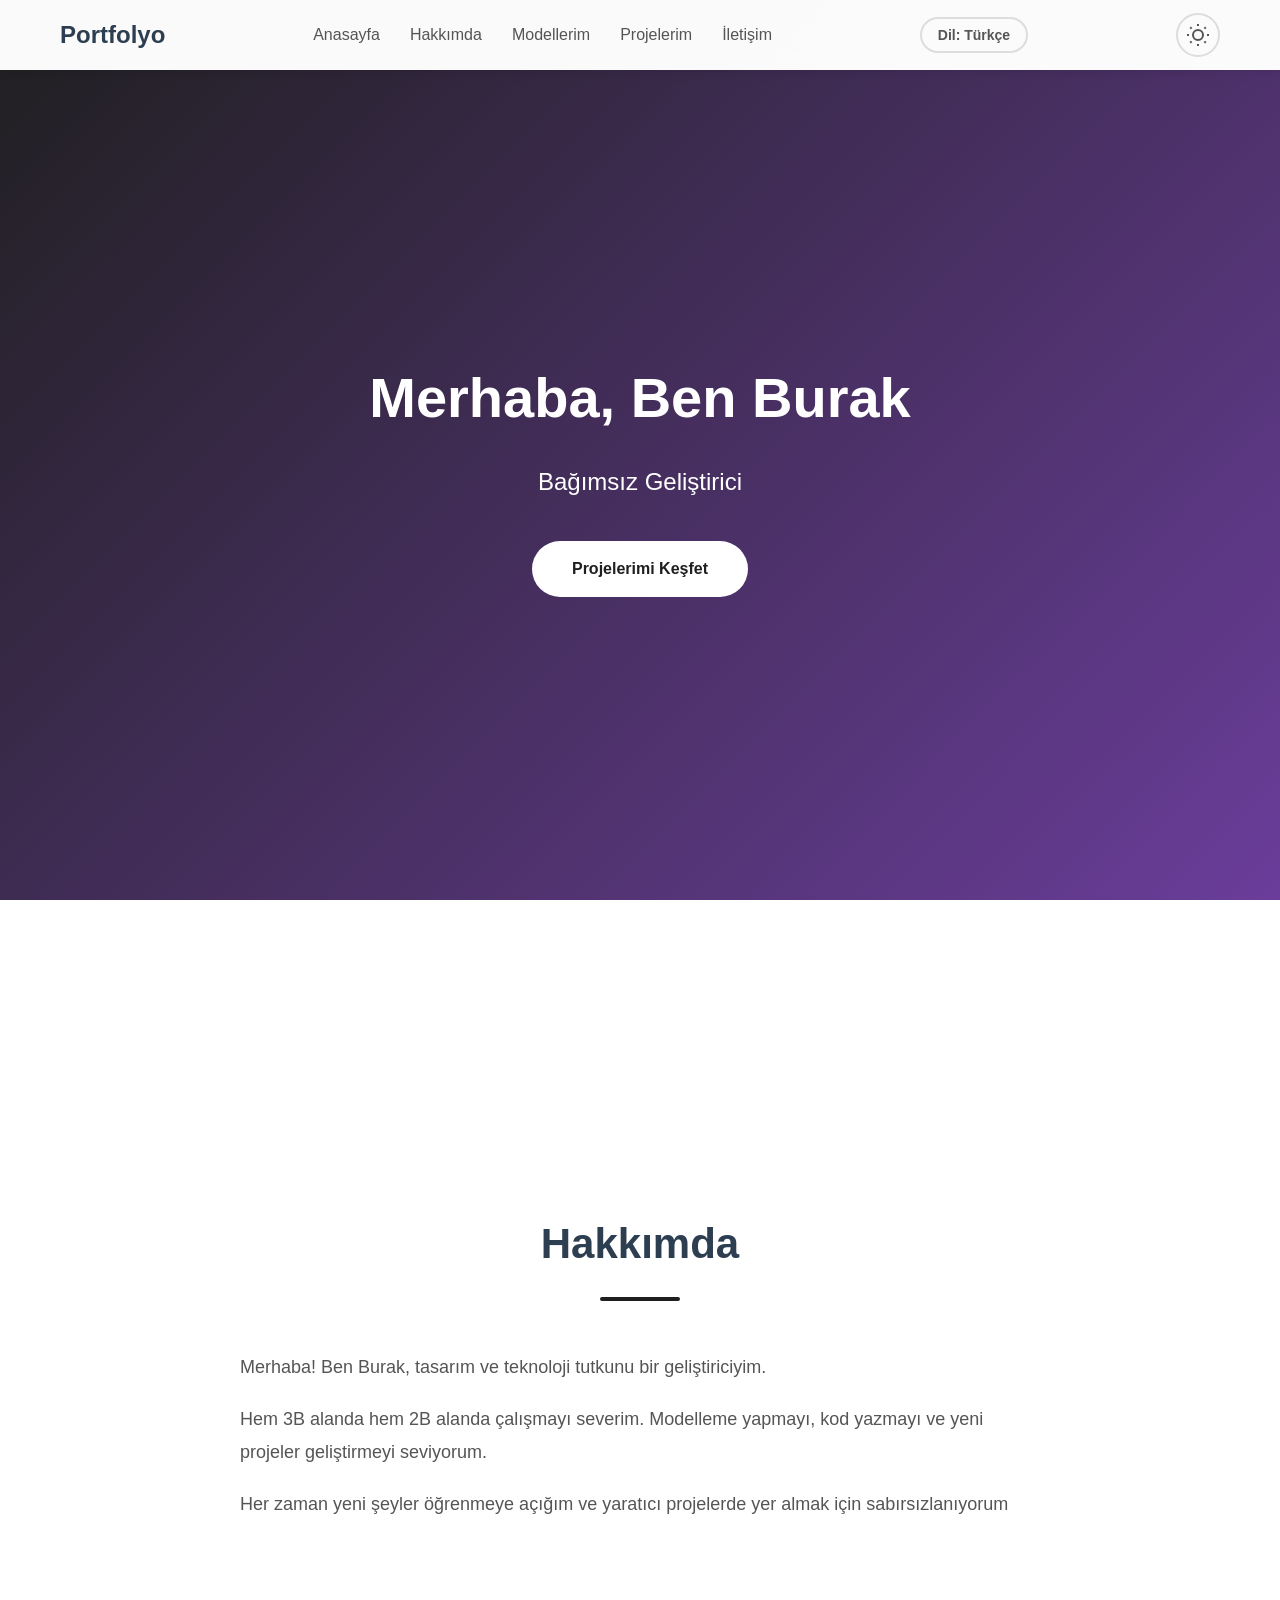
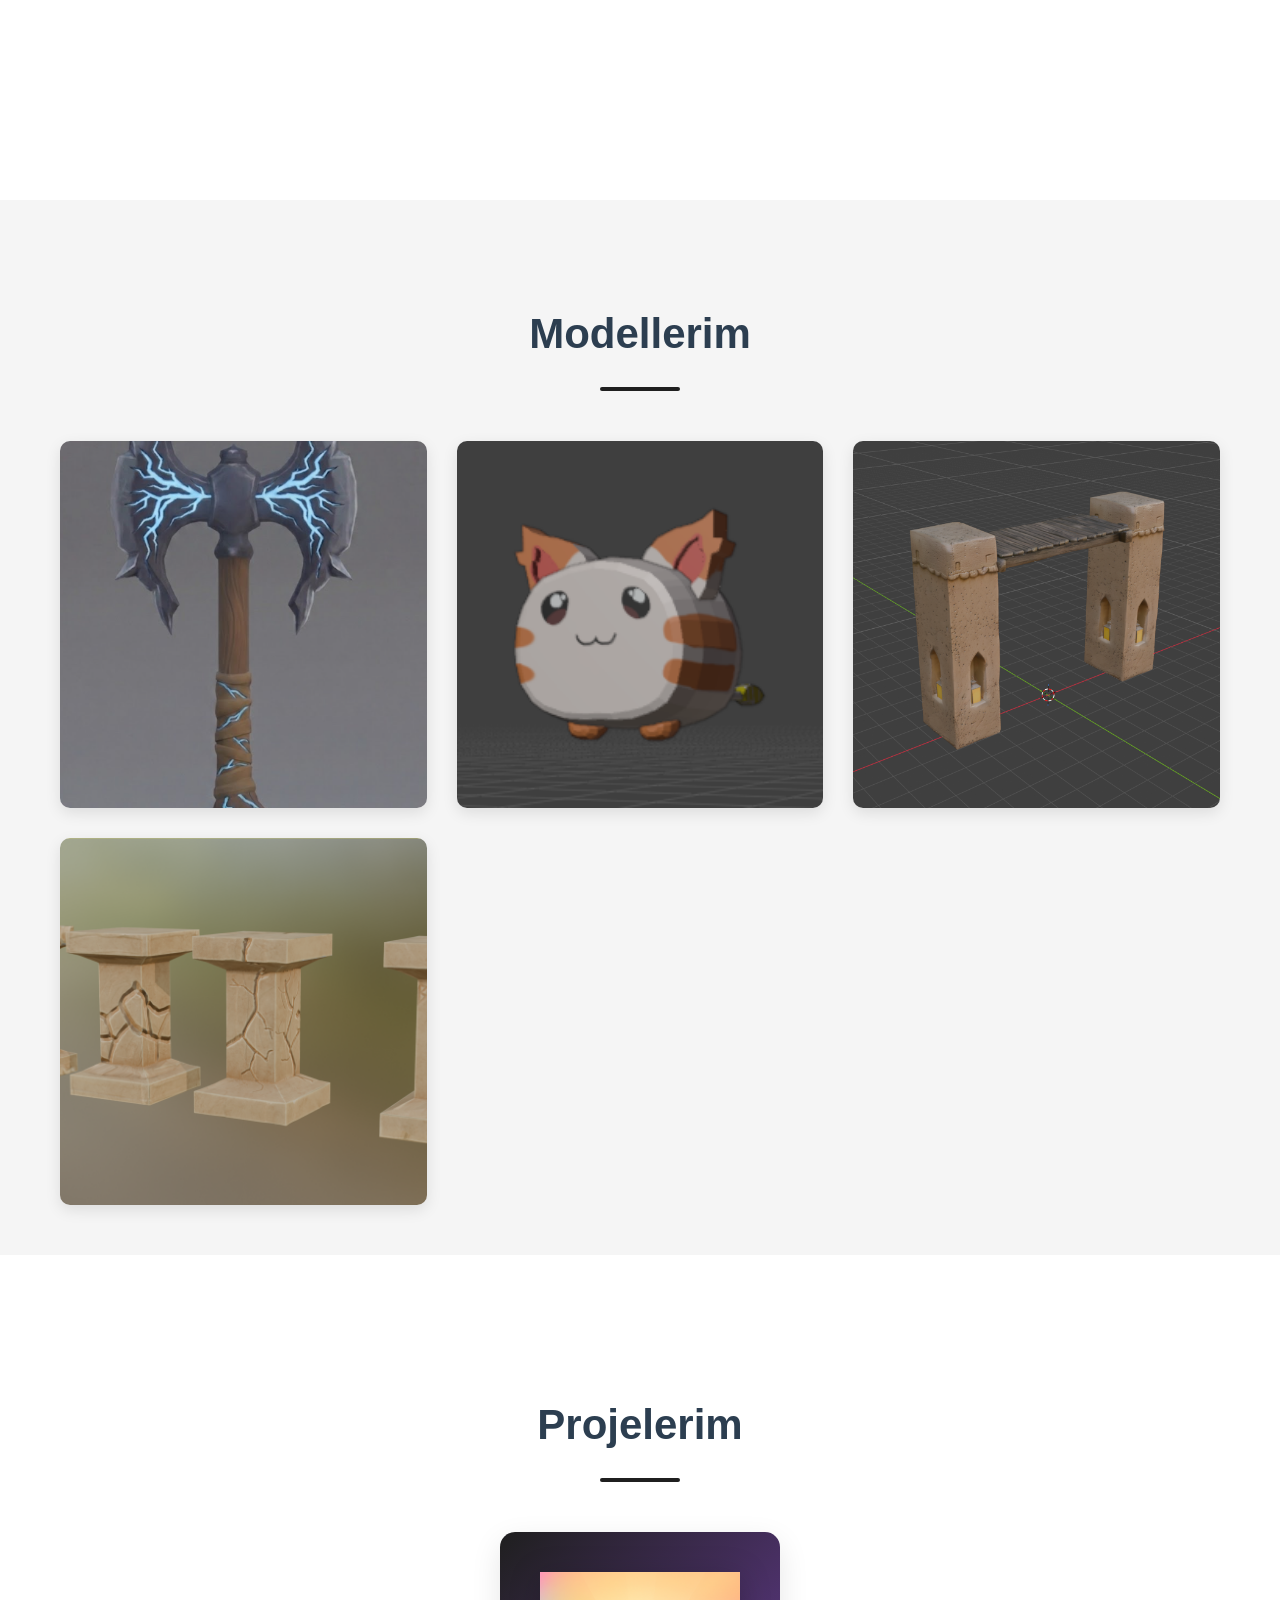
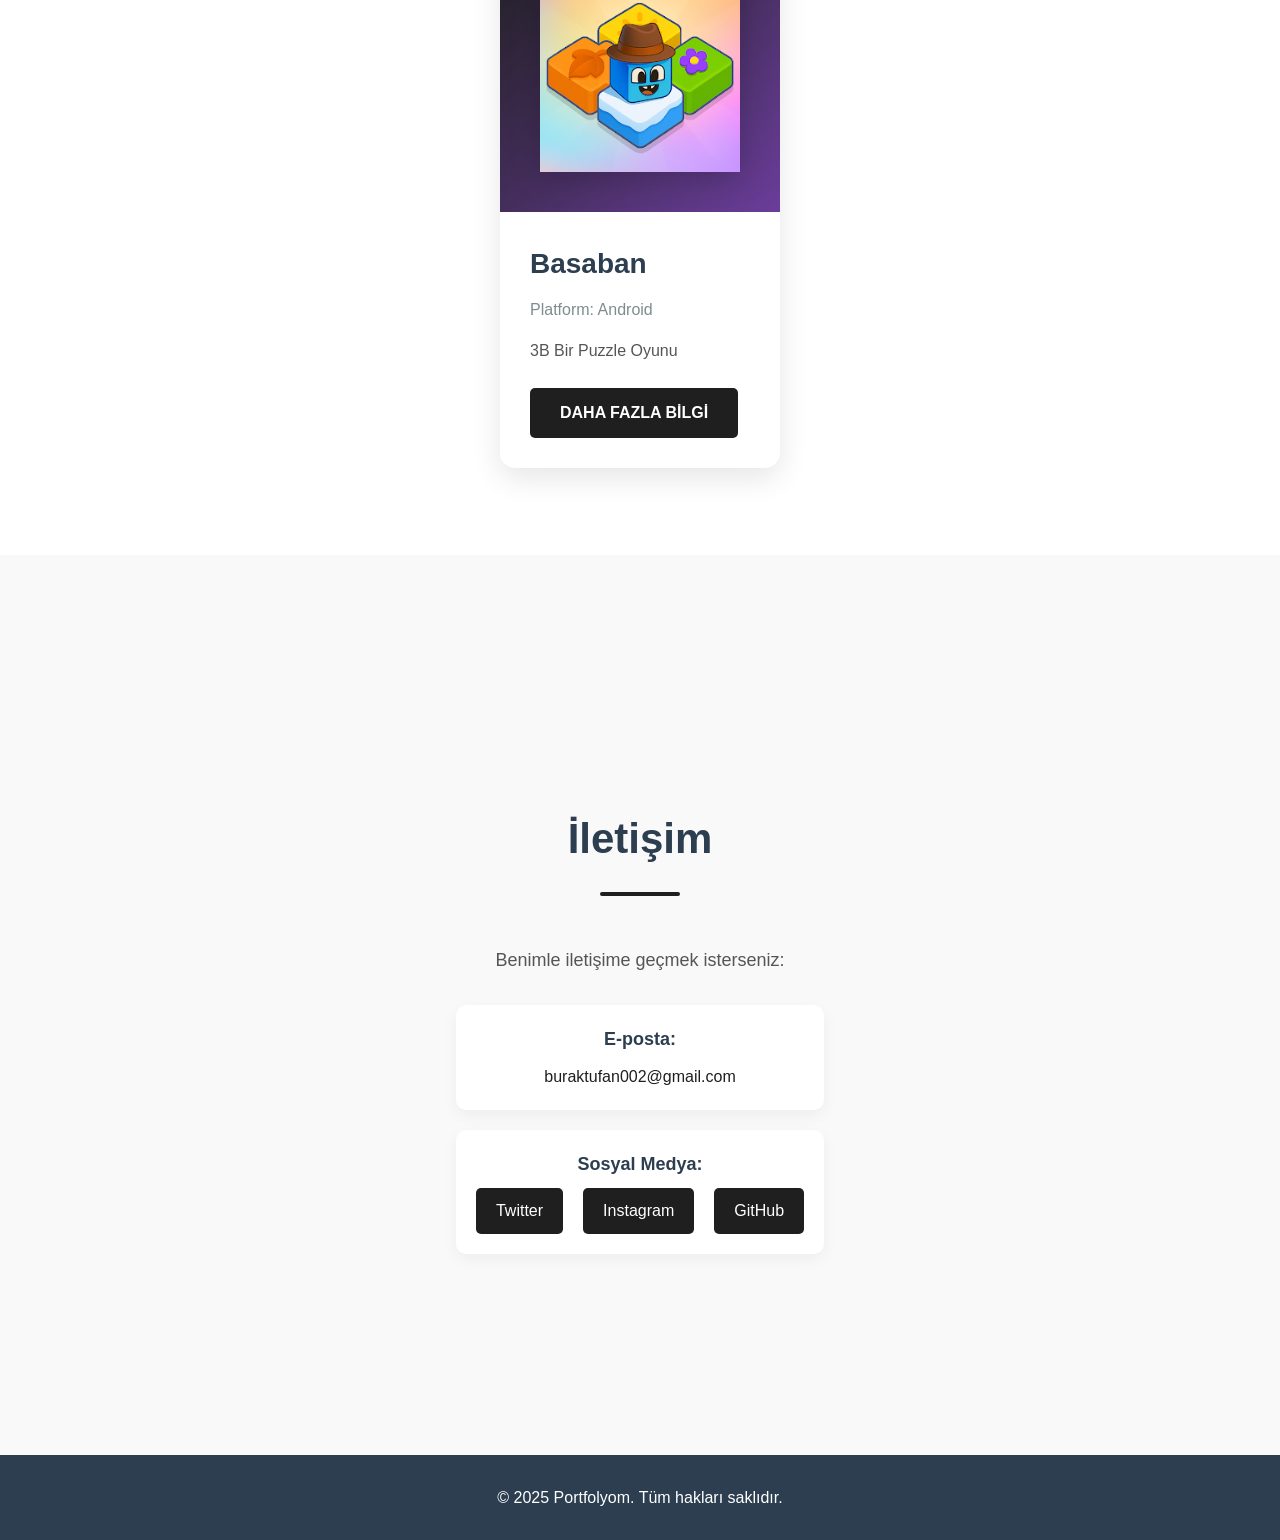
<file: index.html>
<!DOCTYPE html>
<html lang="tr">
<head>
    <meta charset="UTF-8">
    <meta name="viewport" content="width=device-width, initial-scale=1.0">
    <title>Portfolyom</title>
    <link rel="stylesheet" href="style.css">
    <script src="translations.js"></script>
</head>
<body>
    <!-- Navigation Bar -->
    <nav class="navbar">
        <div class="nav-container">
            <div class="logo">Portfolyo</div>
            <ul class="nav-menu">
                <li><a href="#anasayfa" class="nav-link" data-i18n="nav.home">Anasayfa</a></li>
                <li><a href="#hakkimda" class="nav-link" data-i18n="nav.about">Hakkımda</a></li>
                <li><a href="#modellerim" class="nav-link" data-i18n="nav.models">Modellerim</a></li>
                <li><a href="#projelerim" class="nav-link" data-i18n="nav.projects">Projelerim</a></li>
                <li><a href="#iletisim" class="nav-link" data-i18n="nav.contact">İletişim</a></li>
            </ul>
            <button id="lang-toggle" class="lang-toggle" aria-label="Dil Değiştir">
                <span class="lang-text" data-i18n="nav.langToggle">TR</span>
            </button>
            <button id="theme-toggle" class="theme-toggle" aria-label="Tema Değiştir" data-i18n-aria="nav.themeToggle">
                <svg class="sun-icon" width="24" height="24" viewBox="0 0 24 24" fill="none" stroke="currentColor" stroke-width="2">
                    <circle cx="12" cy="12" r="5"></circle>
                    <line x1="12" y1="1" x2="12" y2="3"></line>
                    <line x1="12" y1="21" x2="12" y2="23"></line>
                    <line x1="4.22" y1="4.22" x2="5.64" y2="5.64"></line>
                    <line x1="18.36" y1="18.36" x2="19.78" y2="19.78"></line>
                    <line x1="1" y1="12" x2="3" y2="12"></line>
                    <line x1="21" y1="12" x2="23" y2="12"></line>
                    <line x1="4.22" y1="19.78" x2="5.64" y2="18.36"></line>
                    <line x1="18.36" y1="5.64" x2="19.78" y2="4.22"></line>
                </svg>
                <svg class="moon-icon" width="24" height="24" viewBox="0 0 24 24" fill="none" stroke="currentColor" stroke-width="2">
                    <path d="M21 12.79A9 9 0 1 1 11.21 3 7 7 0 0 0 21 12.79z"></path>
                </svg>
            </button>
        </div>
    </nav>

    <!-- Ana Sayfa -->
    <section id="anasayfa" class="section hero-section">
        <div class="hero-content">
            <h1 class="hero-title" data-i18n="hero.title">Merhaba, Ben Burakr</h1>
            <p class="hero-subtitle" data-i18n="hero.subtitle">Bağımsız Geliştirici</p>
            <a href="#projelerim" class="cta-button" data-i18n="hero.cta">Projelerimi Keşfet</a>
        </div>
    </section>

    <!-- Hakkımda -->
    <section id="hakkimda" class="section">
        <div class="container">
            <h2 class="section-title" data-i18n="about.title">Hakkımda</h2>
            <div class="about-content">
                <div class="about-text">
                    <p data-i18n="about.text1">Merhaba! Ben Burak, Modelleme ve yazılım tutkunu bir geliştiriciyim.</p>
                    <p data-i18n="about.text2">Hem 3B alanda hem 2B alanda çalışmayı severim. Modelleme yapmayı, kod yazmayı ve yeni projeler geliştirmeyi seviyorum.</p>
                    <p data-i18n="about.text3">Her zaman yeni şeyler öğrenmeye açığım ve yaratıcı projelerde yer almak için sabırsızlanıyorum.</p>
                </div>
            </div>
        </div>
    </section>

   

    <!-- Modellerim -->
    <section id="modellerim" class="section">
        <div class="container">
            <h2 class="section-title" data-i18n="models.title">Modellerim</h2>
            <div class="gallery">
                <div class="gallery-item">
                    <img src="images/Model1.png" alt="Model 1">
                    <div class="gallery-overlay">
                        <h3 data-i18n="models.overlay1">Model 1 açıklama</h3>
                    </div>
                </div>
                <div class="gallery-item">
                    <img src="images/Model2.png" alt="Model 2">
                    <div class="gallery-overlay">
                        <h3 data-i18n="models.overlay2">Model 2 açıklama</h3>
                    </div>
                </div>
                <div class="gallery-item">
                    <img src="images/Model3.png" alt="Model 3">
                    <div class="gallery-overlay">
                        <h3 data-i18n="models.overlay3">Model 3 açıklama</h3>
                    </div>
                </div>

                <div class="gallery-item">
                    <img src="images/Model4.png" alt="Model 4">
                    <div class="gallery-overlay">
                        <h3 data-i18n="models.overlay4">Model 4 açıklama</h3>
                    </div>
                </div>

            </div>
        </div>
    </section>

    <!-- Projelerim -->
    <section id="projelerim" class="section">
        <div class="container">
            <h2 class="section-title" data-i18n="projects.title">Projelerim</h2>
            <div class="projects">
                <div class="project-card">
                    <div class="project-logo">
                        <img src="images/basaban-logo.png" alt="Proje Logo">
                    </div>
                    <div class="project-info">
                        <h3 class="project-name" data-i18n="projects.name">Basaban</h3>
                        <p class="project-platform" data-i18n="projects.platform">Platform: Android</p>
                        <p class="project-description" data-i18n="projects.description">3B Bir Puzzle Oyunu</p>
                        <a href="proje-detay.html" class="project-button" data-i18n="projects.button">DAHA FAZLA BİLGİ</a>
                    </div>
                </div>
            </div>
        </div>
    </section>

    <!-- İletişim -->
    <section id="iletisim" class="section contact-section">
        <div class="container">
            <h2 class="section-title" data-i18n="contact.title">İletişim</h2>
            <div class="contact-content">
                <p class="contact-text" data-i18n="contact.text">Benimle iletişime geçmek isterseniz:</p>
                <div class="contact-info">
                    <div class="contact-item">
                        <strong data-i18n="contact.email">E-posta:</strong>
                        <a href="mailto:buraktufan002@gmail.com">buraktufan002@gmail.com</a>
                    </div>
                    <div class="contact-item">
                        <strong data-i18n="contact.social">Sosyal Medya:</strong>
                        <div class="social-links">
                            <a href="https://x.com/crazytufi" target="_blank">Twitter</a>
                            <a href="https://www.instagram.com/tfnbrk/" target="_blank">Instagram</a>
                            <a href="https://github.com/TufiBaba" target="_blank">GitHub</a>
                        </div>
                    </div>
                </div>
            </div>
        </div>
    </section>

    <!-- Footer -->
    <footer class="footer">
        <p>&copy; 2025 Portfolyom. <span data-i18n="footer.copyright">Tüm hakları saklıdır.</span></p>
    </footer>

    <script src="script.js"></script>
</body>
</html>
</file>
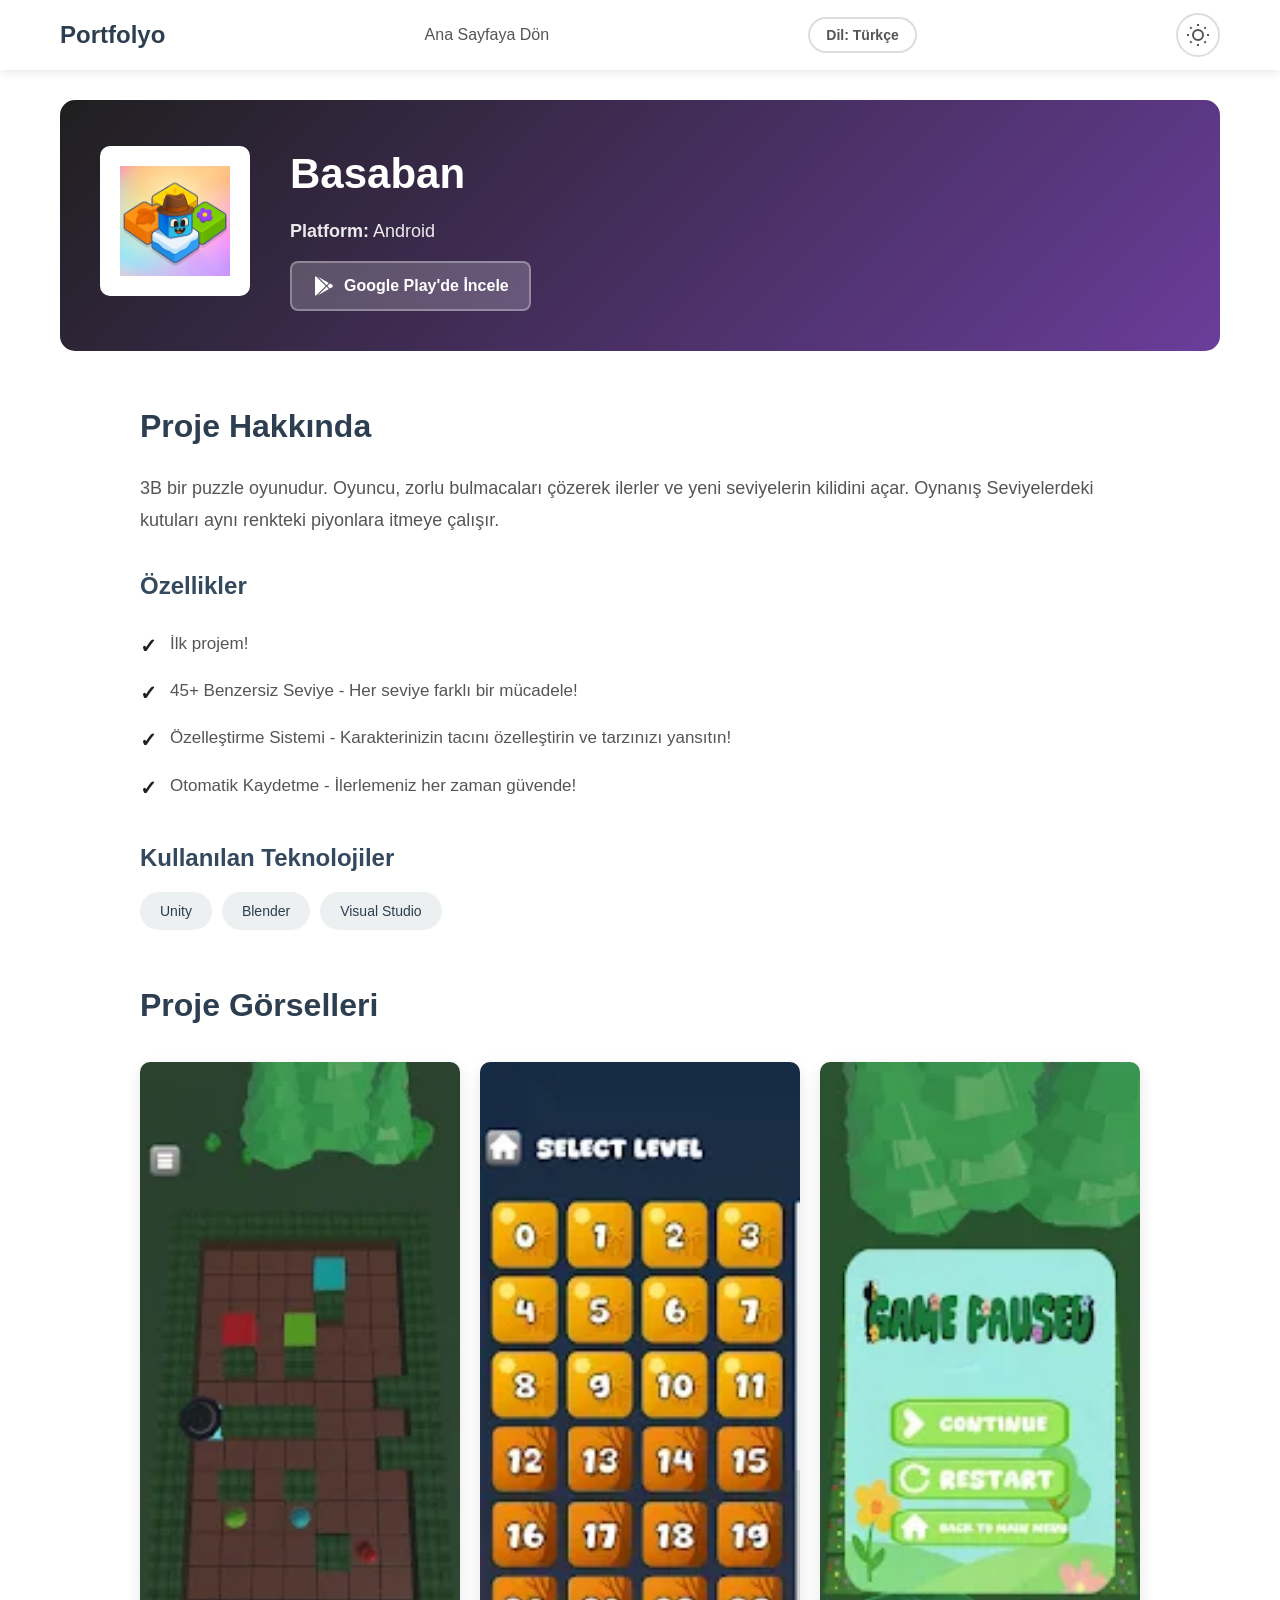
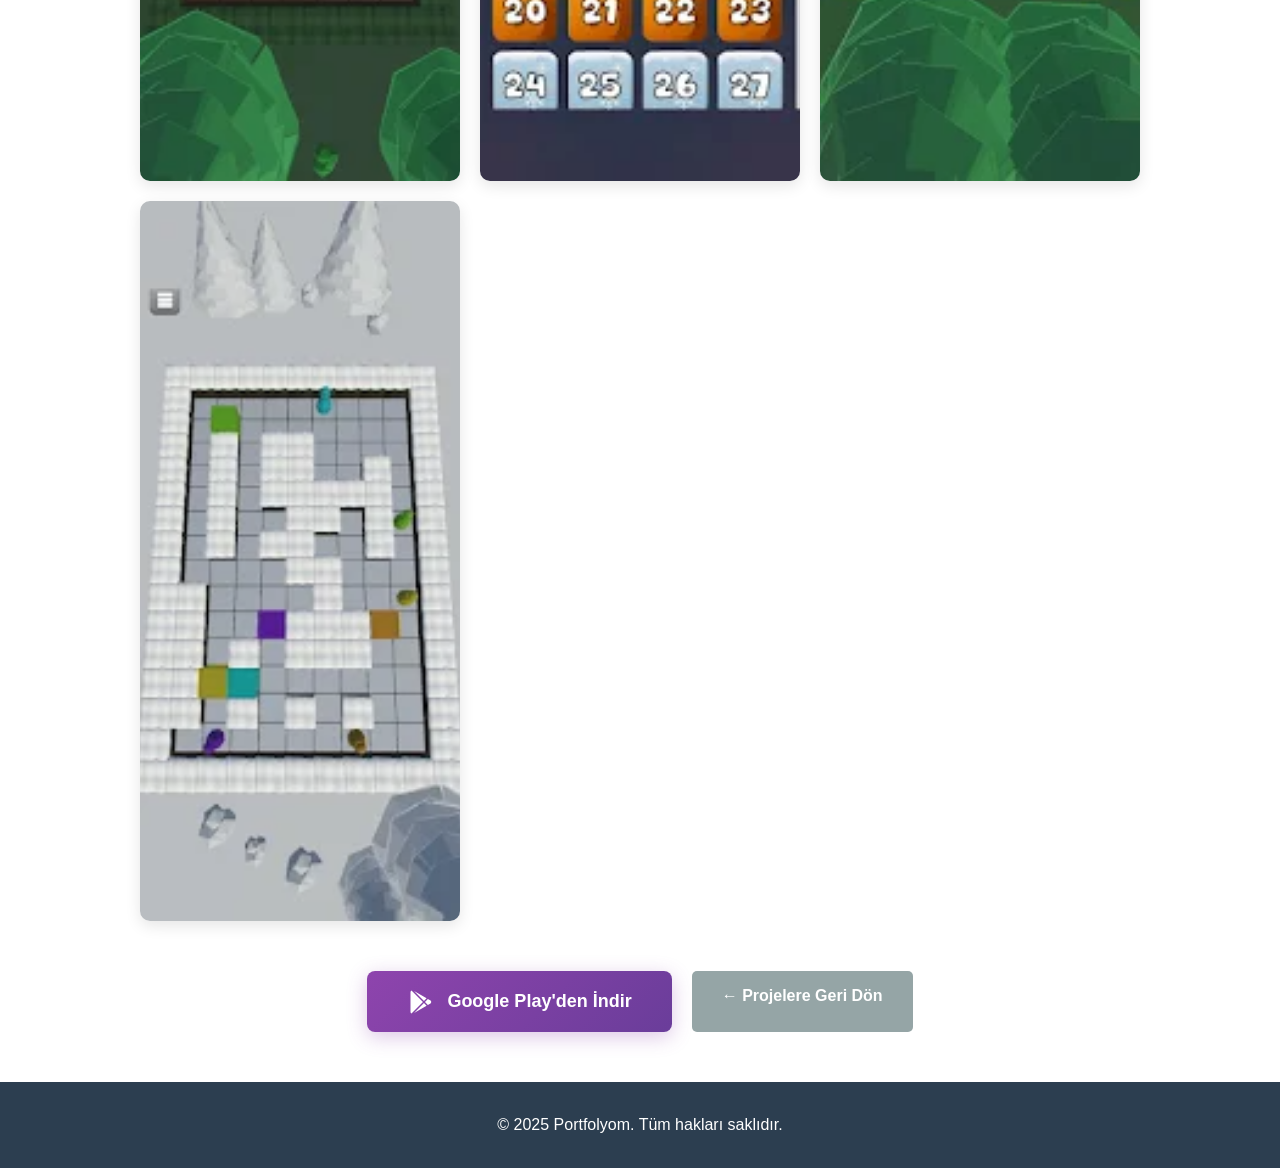
<file: proje-detay.html>
<!DOCTYPE html>
<html lang="tr">
<head>
    <meta charset="UTF-8">
    <meta name="viewport" content="width=device-width, initial-scale=1.0">
    <title>Proje Detayı - Portfolyom</title>
    <link rel="stylesheet" href="style.css">
    <script src="translations.js"></script>
</head>
<body>
    <!-- Navigation Bar -->
    <nav class="navbar">
        <div class="nav-container">
            <div class="logo">Portfolyo</div>
            <ul class="nav-menu">
                <li><a href="index.html" class="nav-link" data-i18n="nav.backToHome">Ana Sayfaya Dön</a></li>
            </ul>
            <button id="lang-toggle" class="lang-toggle" aria-label="Dil Değiştir">
                <span class="lang-text" data-i18n="nav.langToggle">TR</span>
            </button>
            <button id="theme-toggle" class="theme-toggle" aria-label="Tema Değiştir" data-i18n-aria="nav.themeToggle">
                <svg class="sun-icon" width="24" height="24" viewBox="0 0 24 24" fill="none" stroke="currentColor" stroke-width="2">
                    <circle cx="12" cy="12" r="5"></circle>
                    <line x1="12" y1="1" x2="12" y2="3"></line>
                    <line x1="12" y1="21" x2="12" y2="23"></line>
                    <line x1="4.22" y1="4.22" x2="5.64" y2="5.64"></line>
                    <line x1="18.36" y1="18.36" x2="19.78" y2="19.78"></line>
                    <line x1="1" y1="12" x2="3" y2="12"></line>
                    <line x1="21" y1="12" x2="23" y2="12"></line>
                    <line x1="4.22" y1="19.78" x2="5.64" y2="18.36"></line>
                    <line x1="18.36" y1="5.64" x2="19.78" y2="4.22"></line>
                </svg>
                <svg class="moon-icon" width="24" height="24" viewBox="0 0 24 24" fill="none" stroke="currentColor" stroke-width="2">
                    <path d="M21 12.79A9 9 0 1 1 11.21 3 7 7 0 0 0 21 12.79z"></path>
                </svg>
            </button>
        </div>
    </nav>

    <!-- Proje Detay -->
    <section class="project-detail-section">
        <div class="container">
            <div class="project-detail-header">
                <div class="project-detail-logo">
                    <img src="images/basaban-logo.png" alt="Proje Logo">
                </div>
                <div class="project-detail-info">
                    <h1 class="project-detail-title">Basaban</h1>
                    <p class="project-detail-platform"><strong>Platform:</strong> Android</p>
                    <a href="https://play.google.com/store/apps/details?id=com.Order66Studios.Basaban&hl=tr" class="google-play-button" target="_blank">
                        <svg viewBox="0 0 24 24" width="24" height="24">
                            <path fill="currentColor" d="M3,20.5V3.5C3,2.91 3.34,2.39 3.84,2.15L13.69,12L3.84,21.85C3.34,21.6 3,21.09 3,20.5M16.81,15.12L6.05,21.34L14.54,12.85L16.81,15.12M20.16,10.81C20.5,11.08 20.75,11.5 20.75,12C20.75,12.5 20.53,12.9 20.18,13.18L17.89,14.5L15.39,12L17.89,9.5L20.16,10.81M6.05,2.66L16.81,8.88L14.54,11.15L6.05,2.66Z" />
                        </svg>
                        <span data-i18n="detail.googlePlay">Google Play'de İncele</span>
                    </a>
                </div>
            </div>

            <div class="project-detail-content">
                <div class="project-description-section">
                    <h2 data-i18n="detail.aboutProject">Proje Hakkında</h2>
                    <p data-i18n="detail.description">3B bir puzzle oyunudur. Oyuncu, zorlu bulmacaları çözerek ilerler ve yeni seviyelerin kilidini açar. Oynanış Seviyelerdeki kutuları aynı renkteki piyonlara itmeye çalışır.</p>
                    
                    <h3 data-i18n="detail.features">Özellikler</h3>
                    <ul>
                        <li data-i18n="detail.feature1">İlk projem!</li>
                        <li data-i18n="detail.feature2">45+ Benzersiz Seviye - Her seviye farklı bir mücadele!</li>
                        <li data-i18n="detail.feature3">Özelleştirme Sistemi - Karakterinizin tacını özelleştirin ve tarzınızı yansıtın!</li>
                        <li data-i18n="detail.feature4">Otomatik Kaydetme - İlerlemeniz her zaman güvende!</li>
                    </ul>

                    <h3 data-i18n="detail.technologies">Kullanılan Teknolojiler</h3>
                    <div class="tech-tags">
                        <span class="tag">Unity</span>
                        <span class="tag">Blender</span>
                        <span class="tag">Visual Studio</span>
                    </div>
                </div>

                <div class="project-gallery">
                    <h2 data-i18n="detail.gallery">Proje Görselleri</h2>
                    <div class="detail-gallery">
                        <div class="detail-gallery-item">
                            <img src="images/basaban-screenshot1.png" alt="Proje Resim 1">
                        </div>
                        <div class="detail-gallery-item">
                            <img src="images/basaban-screenshot2.png" alt="Proje Resim 2">
                        </div>
                        <div class="detail-gallery-item">
                            <img src="images/basaban-screenshot3.png" alt="Proje Resim 3">
                        </div>
                        <div class="detail-gallery-item">
                            <img src="images/basaban-screenshot4.png" alt="Proje Resim 4">
                        </div>
                    </div>
                </div>
            </div>

            <div class="back-button-container">
                <a href="https://play.google.com/store/apps/details?id=com.Order66Studios.Basaban&hl=tr" class="google-play-button-large" target="_blank">
                    <svg viewBox="0 0 24 24" width="28" height="28">
                        <path fill="currentColor" d="M3,20.5V3.5C3,2.91 3.34,2.39 3.84,2.15L13.69,12L3.84,21.85C3.34,21.6 3,21.09 3,20.5M16.81,15.12L6.05,21.34L14.54,12.85L16.81,15.12M20.16,10.81C20.5,11.08 20.75,11.5 20.75,12C20.75,12.5 20.53,12.9 20.18,13.18L17.89,14.5L15.39,12L17.89,9.5L20.16,10.81M6.05,2.66L16.81,8.88L14.54,11.15L6.05,2.66Z" />
                    </svg>
                    <span data-i18n="detail.googlePlayDownload">Google Play'den İndir</span>
                </a>
                <a href="index.html#projelerim" class="back-button" data-i18n="detail.backToProjects">← Projelere Geri Dön</a>
            </div>
        </div>
    </section>

    <!-- Footer -->
    <footer class="footer">
        <p>&copy; 2025 Portfolyom. <span data-i18n="footer.copyright">Tüm hakları saklıdır.</span></p>
    </footer>

    <script src="script.js"></script>
</body>
</html>
</file>
<file: style.css>
/* Genel Stiller */
* {
    margin: 0;
    padding: 0;
    box-sizing: border-box;
}

html {
    scroll-behavior: smooth;
}

body {
    font-family: 'Segoe UI', Tahoma, Geneva, Verdana, sans-serif;
    line-height: 1.6;
    color: #333;
    background-color: #f5f5f5;
}

.container {
    max-width: 1200px;
    margin: 0 auto;
    padding: 0 20px;
}

/* Navigation Bar */
.navbar {
    position: fixed;
    top: 0;
    width: 100%;
    background: rgba(255, 255, 255, 0.98);
    box-shadow: 0 2px 10px rgba(0, 0, 0, 0.1);
    z-index: 1000;
    backdrop-filter: blur(10px);
}

.nav-container {
    max-width: 1200px;
    margin: 0 auto;
    padding: 0 20px;
    display: flex;
    justify-content: space-between;
    align-items: center;
    height: 70px;
    gap: 20px;
}

.logo {
    font-size: 24px;
    font-weight: bold;
    color: #2c3e50;
}

.nav-menu {
    display: flex;
    list-style: none;
    gap: 30px;
}

.nav-link {
    text-decoration: none;
    color: #555;
    font-weight: 500;
    transition: color 0.3s ease;
    position: relative;
}

.nav-link:hover {
    color: #1f1f1f;
}

.nav-link::after {
    content: '';
    position: absolute;
    bottom: -5px;
    left: 0;
    width: 0;
    height: 2px;
    background: #1f1f1f;
    transition: width 0.3s ease;
}
.nav-link:hover::after {
    width: 100%;
}

/* Language Toggle Button */
.lang-toggle {
    background: none;
    border: 2px solid #ddd;
    border-radius: 20px;
    padding: 8px 16px;
    cursor: pointer;
    display: flex;
    align-items: center;
    justify-content: center;
    transition: all 0.3s ease;
    color: #555;
    flex-shrink: 0;
    font-weight: 600;
    font-size: 14px;
}

.lang-toggle:hover {
    border-color: #1f1f1f;
    background: rgba(31, 31, 31, 0.1);
    transform: translateY(-2px);
}

.lang-text {
    white-space: nowrap;
}

body.dark-mode .lang-toggle {
    border-color: #555;
    color: #e0e0e0;
}

body.dark-mode .lang-toggle:hover {
    border-color: #888;
    background: rgba(255, 255, 255, 0.1);
}

/* Theme Toggle Button */
.theme-toggle {
    background: none;
    border: 2px solid #ddd;
    border-radius: 50%;
    width: 44px;
    height: 44px;
    cursor: pointer;
    display: flex;
    align-items: center;
    justify-content: center;
    transition: all 0.3s ease;
    color: #555;
    flex-shrink: 0;
}

.theme-toggle:hover {
    transform: rotate(20deg);
    border-color: #1f1f1f;
    background: rgba(31, 31, 31, 0.1);
}

.theme-toggle svg {
    transition: all 0.3s ease;
}

.sun-icon {
    display: block;
}

.moon-icon {
    display: none;
}

body.dark-mode .sun-icon {
    display: none;
}

body.dark-mode .moon-icon {
    display: block;
}

/* Dark Mode Styles */
body.dark-mode {
    background-color: #1a1a1a;
    color: #e0e0e0;
}

body.dark-mode .navbar {
    background: rgba(30, 30, 30, 0.98) !important;
    box-shadow: 0 2px 10px rgba(0, 0, 0, 0.5) !important;
}

body.dark-mode .logo {
    color: #e0e0e0;
}

body.dark-mode .nav-link {
    color: #b0b0b0;
}

body.dark-mode .nav-link:hover {
    color: #ffffff;
}

body.dark-mode .theme-toggle {
    border-color: #555;
    color: #e0e0e0;
}

body.dark-mode .theme-toggle:hover {
    border-color: #888;
    background: rgba(255, 255, 255, 0.1);
}

body.dark-mode #hakkimda {
    background: #1a1a1a;
}

body.dark-mode #cizimlerim {
    background: #0f0f0f;
}

body.dark-mode #projelerim {
    background: #1a1a1a;
}

body.dark-mode .section-title {
    color: #e0e0e0;
}

body.dark-mode .about-text {
    color: #b0b0b0;
}

body.dark-mode .project-card {
    background: #252525;
    box-shadow: 0 10px 30px rgba(0, 0, 0, 0.5);
}

body.dark-mode .project-name {
    color: #e0e0e0;
}

body.dark-mode .project-platform,
body.dark-mode .project-description {
    color: #b0b0b0;
}

body.dark-mode .contact-section {
    background: #0f0f0f;
}

body.dark-mode .contact-text {
    color: #b0b0b0;
}

body.dark-mode .contact-item {
    background: #252525;
    box-shadow: 0 5px 15px rgba(0, 0, 0, 0.3);
}

body.dark-mode .contact-item strong {
    color: #e0e0e0;
}

body.dark-mode .contact-item a {
    color: #888;
}

body.dark-mode .contact-item a:hover {
    color: #fff;
}

body.dark-mode .social-links a {
    background: #333;
}

body.dark-mode .social-links a:hover {
    background: #444;
}

body.dark-mode .footer {
    background: #0a0a0a;
}

body.dark-mode .project-detail-section {
    background: #1a1a1a;
}

body.dark-mode .project-description-section h2,
body.dark-mode .project-description-section h3,
body.dark-mode .project-gallery h2 {
    color: #e0e0e0;
}

body.dark-mode .project-description-section p,
body.dark-mode .project-description-section li {
    color: #b0b0b0;
}

body.dark-mode .tag {
    background: #333;
    color: #e0e0e0;
}

body.dark-mode .detail-gallery-item {
    box-shadow: 0 5px 15px rgba(0, 0, 0, 0.5);
}

/* Section Genel */
/* Section Genel */
.section {
    min-height: 100vh;
    padding: 100px 20px 50px;
    display: flex;
    align-items: center;
    justify-content: center;
}

.section-title {
    font-size: 42px;
    margin-bottom: 50px;
    text-align: center;
    color: #2c3e50;
    position: relative;
}

.section-title::after {
    content: '';
    display: block;
    width: 80px;
    height: 4px;
    background: #1f1f1f;
    margin: 20px auto 0;
    border-radius: 2px;
}

/* Ana Sayfa / Hero Section */
.hero-section {
    background: linear-gradient(135deg, #1f1f1f 0%, #6a3d9a 100%);
    color: white;
    text-align: center;
}

.hero-content {
    max-width: 800px;
}

.hero-title {
    font-size: 56px;
    margin-bottom: 20px;
    animation: fadeInUp 1s ease;
}

.hero-subtitle {
    font-size: 24px;
    margin-bottom: 40px;
    opacity: 0.9;
    animation: fadeInUp 1s ease 0.2s both;
}

.cta-button {
    display: inline-block;
    padding: 15px 40px;
    background: white;
    color: #1f1f1f;
    text-decoration: none;
    border-radius: 50px;
    font-weight: bold;
    transition: transform 0.3s ease, box-shadow 0.3s ease;
    animation: fadeInUp 1s ease 0.4s both;
}

.cta-button:hover {
    transform: translateY(-3px);
    box-shadow: 0 10px 25px rgba(0, 0, 0, 0.2);
}

/* Hakkımda */
#hakkimda {
    background: white;
}

.about-content {
    max-width: 800px;
    margin: 0 auto;
}

.about-text {
    font-size: 18px;
    line-height: 1.8;
    color: #555;
}

.about-text p {
    margin-bottom: 20px;
}

/* Çizimlerim */
#cizimlerim {
    background: #f9f9f9;
}

.gallery {
    display: grid;
    grid-template-columns: repeat(auto-fit, minmax(300px, 1fr));
    gap: 30px;
    max-width: 1200px;
    margin: 0 auto;
}

.gallery-item {
    position: relative;
    overflow: hidden;
    border-radius: 10px;
    box-shadow: 0 5px 15px rgba(0, 0, 0, 0.1);
    aspect-ratio: 1;
    cursor: pointer;
    transition: transform 0.3s ease;
}

.gallery-item:hover {
    transform: translateY(-10px);
}

.gallery-item img {
    width: 100%;
    height: 100%;
    object-fit: cover;
    transition: transform 0.3s ease;
}

.gallery-item:hover img {
    transform: scale(1.1);
}

.gallery-overlay {
    position: absolute;
    bottom: 0;
    left: 0;
    right: 0;
    background: linear-gradient(to top, rgba(0, 0, 0, 0.8), transparent);
    color: white;
    padding: 20px;
    transform: translateY(100%);
    transition: transform 0.3s ease;
}

.gallery-item:hover .gallery-overlay {
    transform: translateY(0);
}

.gallery-overlay h3 {
    margin: 0;
}

/* Projelerim */
#projelerim {
    background: white;
}

.projects {
    max-width: 900px;
    margin: 0 auto;
}

.project-card {
    background: white;
    border-radius: 15px;
    overflow: hidden;
    box-shadow: 0 10px 30px rgba(0, 0, 0, 0.1);
    display: flex;
    flex-direction: column;
    transition: transform 0.3s ease, box-shadow 0.3s ease;
}

.project-card:hover {
    transform: translateY(-10px);
    box-shadow: 0 15px 40px rgba(0, 0, 0, 0.15);
}

.project-logo {
    padding: 40px;
    background: linear-gradient(135deg, #1f1f1f 0%, #6a3d9a 100%);
    display: flex;
    align-items: center;
    justify-content: center;
}

.project-logo img {
    max-width: 200px;
    max-height: 200px;
    object-fit: contain;
    filter: drop-shadow(0 5px 15px rgba(0, 0, 0, 0.2));
}

.project-info {
    padding: 30px;
}

.project-name {
    font-size: 28px;
    color: #2c3e50;
    margin-bottom: 10px;
}

.project-platform {
    color: #7f8c8d;
    margin-bottom: 15px;
    font-size: 16px;
}

.project-description {
    color: #555;
    line-height: 1.6;
    margin-bottom: 25px;
}

.project-button {
    display: inline-block;
    padding: 12px 30px;
    background: #1f1f1f;
    color: white;
    text-decoration: none;
    border-radius: 5px;
    font-weight: bold;
    transition: background 0.3s ease, transform 0.3s ease;
}

.project-button:hover {
    background: #000000;
    transform: translateX(5px);
}

/* Proje Detay Sayfası */
.project-detail-section {
    min-height: 100vh;
    padding: 100px 20px 50px;
    background: white;
}

.project-detail-header {
    display: flex;
    align-items: center;
    gap: 40px;
    margin-bottom: 50px;
    padding: 40px;
    background: linear-gradient(135deg, #1f1f1f 0%, #6a3d9a 100%);
    border-radius: 15px;
    color: white;
}

.project-detail-logo {
    flex-shrink: 0;
}

.project-detail-logo img {
    max-width: 150px;
    max-height: 150px;
    object-fit: contain;
    background: white;
    padding: 20px;
    border-radius: 10px;
}

.project-detail-title {
    font-size: 42px;
    margin-bottom: 10px;
}

.project-detail-platform {
    font-size: 18px;
    opacity: 0.9;
}

.project-detail-content {
    max-width: 1000px;
    margin: 0 auto;
}

.project-description-section {
    margin-bottom: 50px;
}

.project-description-section h2 {
    font-size: 32px;
    color: #2c3e50;
    margin-bottom: 20px;
}

.project-description-section h3 {
    font-size: 24px;
    color: #34495e;
    margin-top: 30px;
    margin-bottom: 15px;
}

.project-description-section p {
    font-size: 18px;
    line-height: 1.8;
    color: #555;
    margin-bottom: 20px;
}

.project-description-section ul {
    list-style: none;
    padding-left: 0;
}

.project-description-section li {
    padding: 10px 0;
    padding-left: 30px;
    position: relative;
    font-size: 17px;
    color: #555;
}

.project-description-section li::before {
    content: '✓';
    position: absolute;
    left: 0;
    color: #1f1f1f;
    font-weight: bold;
    font-size: 20px;
}

.tech-tags {
    display: flex;
    flex-wrap: wrap;
    gap: 10px;
    margin-top: 15px;
}

.tag {
    display: inline-block;
    padding: 8px 20px;
    background: #ecf0f1;
    color: #2c3e50;
    border-radius: 20px;
    font-size: 14px;
    font-weight: 500;
}

.project-gallery h2 {
    font-size: 32px;
    color: #2c3e50;
    margin-bottom: 30px;
}

.detail-gallery {
    display: grid;
    grid-template-columns: repeat(auto-fit, minmax(300px, 1fr));
    gap: 20px;
}

.detail-gallery-item {
    border-radius: 10px;
    overflow: hidden;
    box-shadow: 0 5px 15px rgba(0, 0, 0, 0.1);
}

.detail-gallery-item img {
    width: 100%;
    height: 100%;
    object-fit: cover;
    transition: transform 0.3s ease;
}

.detail-gallery-item:hover img {
    transform: scale(1.05);
}

.back-button-container {
    margin-top: 50px;
    text-align: center;
    display: flex;
    gap: 20px;
    justify-content: center;
    flex-wrap: wrap;
}

.back-button {
    display: inline-block;
    padding: 12px 30px;
    background: #95a5a6;
    color: white;
    text-decoration: none;
    border-radius: 5px;
    font-weight: bold;
    transition: background 0.3s ease;
}

.back-button:hover {
    background: #7f8c8d;
}

/* Google Play Butonları */
.google-play-button {
    display: inline-flex;
    align-items: center;
    gap: 8px;
    padding: 10px 20px;
    background: rgba(255, 255, 255, 0.2);
    color: white;
    text-decoration: none;
    border-radius: 8px;
    font-weight: 600;
    font-size: 16px;
    border: 2px solid rgba(255, 255, 255, 0.3);
    transition: all 0.3s ease;
    margin-top: 15px;
}

.google-play-button:hover {
    background: rgba(255, 255, 255, 0.3);
    border-color: rgba(255, 255, 255, 0.5);
    transform: translateY(-2px);
    box-shadow: 0 5px 15px rgba(0, 0, 0, 0.2);
}

.google-play-button svg {
    flex-shrink: 0;
}

.google-play-button-large {
    display: inline-flex;
    align-items: center;
    gap: 12px;
    padding: 16px 40px;
    background: linear-gradient(135deg, #8e44ad 0%, #6a3d9a 100%);
    color: white;
    text-decoration: none;
    border-radius: 8px;
    font-weight: bold;
    font-size: 18px;
    transition: all 0.3s ease;
    box-shadow: 0 5px 20px rgba(142, 68, 173, 0.3);
}

.google-play-button-large:hover {
    background: linear-gradient(135deg, #7d3c98 0%, #5b2c7a 100%);
    transform: translateY(-3px);
    box-shadow: 0 8px 25px rgba(142, 68, 173, 0.4);
}

.google-play-button-large svg {
    flex-shrink: 0;
}

/* İletişim */
.contact-section {
    background: #f9f9f9;
}

.contact-content {
    max-width: 600px;
    margin: 0 auto;
    text-align: center;
}

.contact-text {
    font-size: 18px;
    margin-bottom: 30px;
    color: #555;
}

.contact-info {
    display: flex;
    flex-direction: column;
    gap: 20px;
}

.contact-item {
    padding: 20px;
    background: white;
    border-radius: 10px;
    box-shadow: 0 5px 15px rgba(0, 0, 0, 0.05);
}

.contact-item strong {
    display: block;
    margin-bottom: 10px;
    color: #2c3e50;
    font-size: 18px;
}

.contact-item a {
    color: #1f1f1f;
    text-decoration: none;
    transition: color 0.3s ease;
}

.contact-item a:hover {
    color: #000000;
}

.social-links {
    display: flex;
    gap: 20px;
    justify-content: center;
}

.social-links a {
    padding: 10px 20px;
    background: #1f1f1f;
    color: white;
    border-radius: 5px;
    transition: background 0.3s ease;
}

.social-links a:hover {
    background: #000000;
}

/* Footer */
.footer {
    background: #2c3e50;
    color: white;
    text-align: center;
    padding: 30px 20px;
}

/* Animasyonlar */
@keyframes fadeInUp {
    from {
        opacity: 0;
        transform: translateY(30px);
    }
    to {
        opacity: 1;
        transform: translateY(0);
    }
}

/* Responsive */
@media (max-width: 768px) {
    .nav-menu {
        gap: 15px;
        font-size: 14px;
    }
    
    .hero-title {
        font-size: 36px;
    }
    
    .hero-subtitle {
        font-size: 18px;
    }
    
    .section-title {
        font-size: 32px;
    }
    
    .gallery {
        grid-template-columns: 1fr;
    }
    
    .project-detail-header {
        flex-direction: column;
        text-align: center;
    }
    
    .project-detail-title {
        font-size: 28px;
    }
}
</file>
